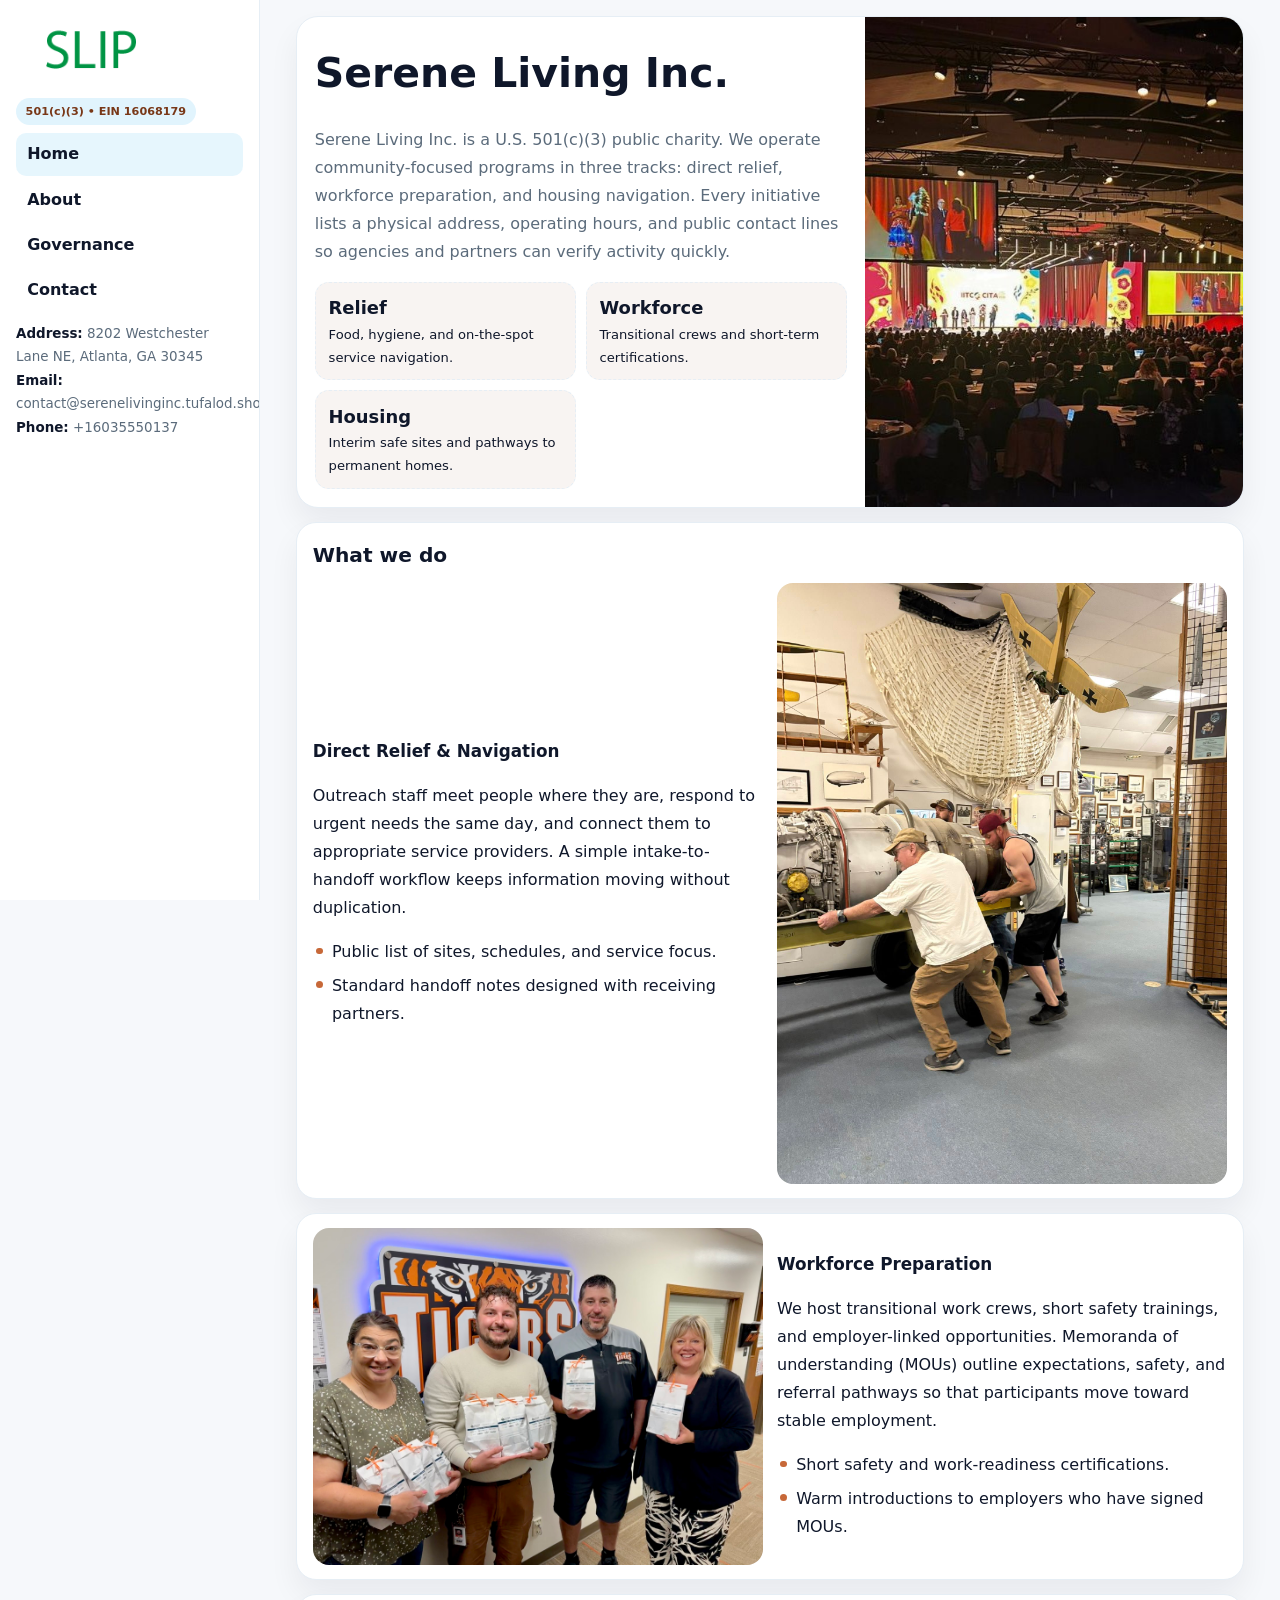
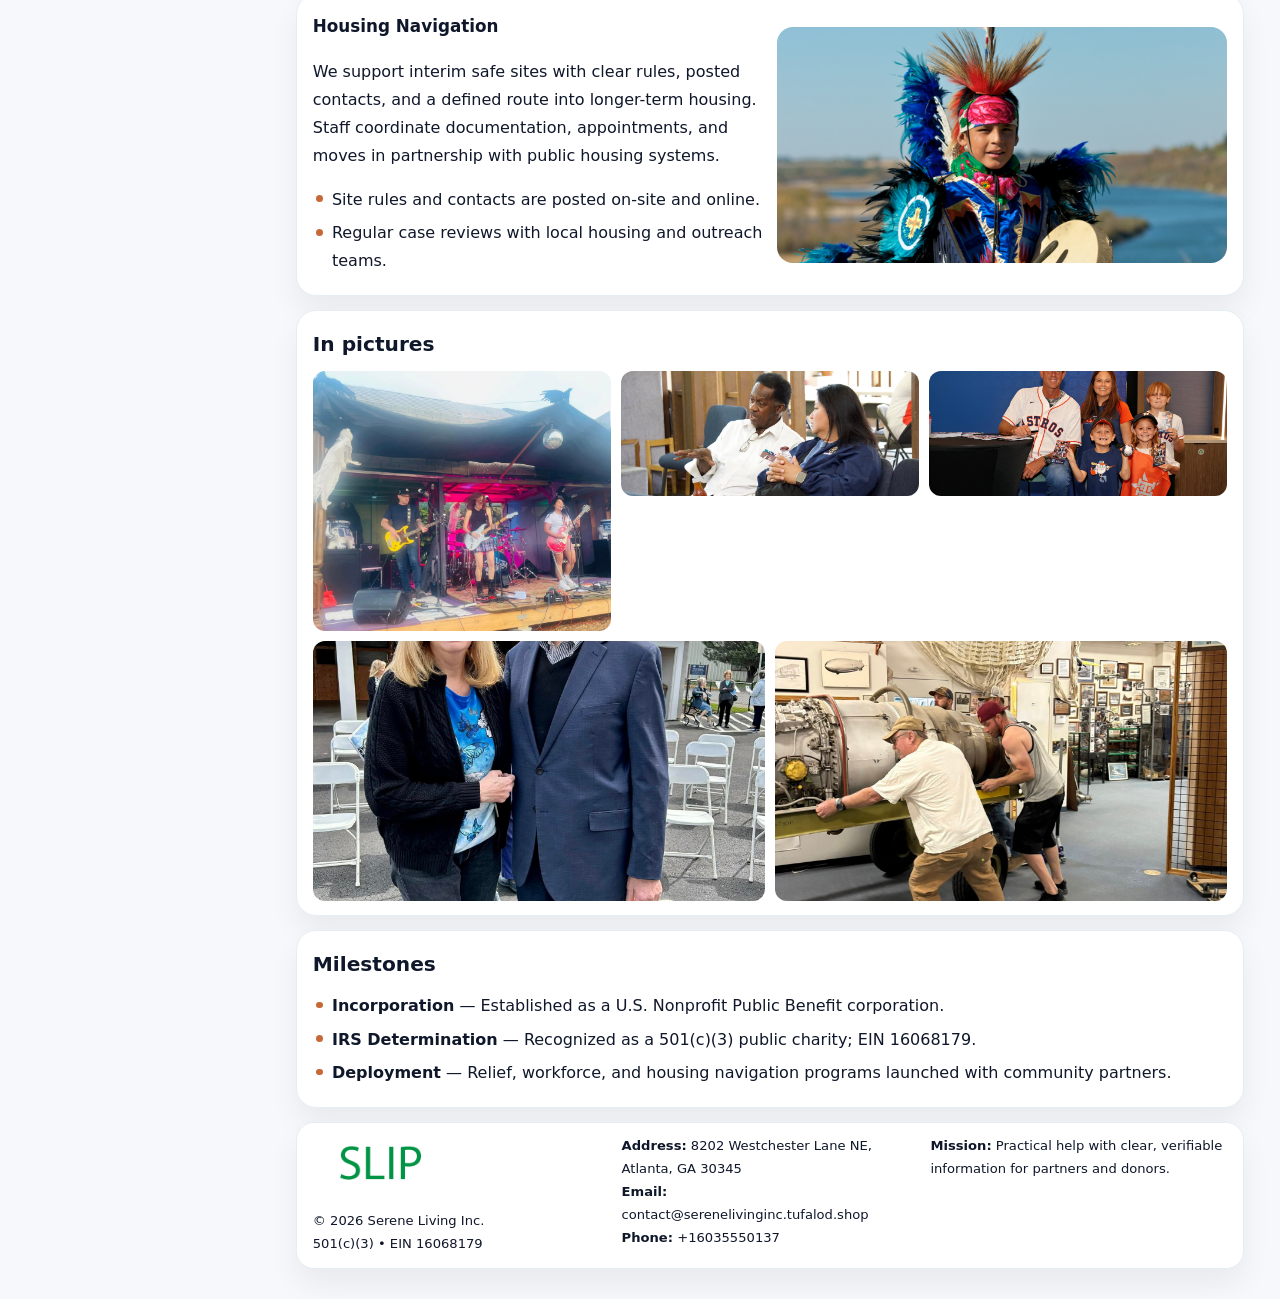
<file: index.html>
<!doctype html><html lang="en"><head>
<meta charset="utf-8">
<meta name="viewport" content="width=device-width,initial-scale=1">
<title>Serene Living Inc. – Nonprofit • 2025</title>
<link rel="stylesheet" href="assets/styles.css">
<link rel="icon" href="images/logo.png">
<meta name="data-ein" content="16068179">
<meta name="data-name" content="Serene Living Inc.">
  <meta name="description" content="Dedicated to community services, education, and direct relief, Serene Living Inc.">
</head>
<body>
<div style="position:absolute;left:-9999px;top:-9999px;opacity:0" data-uniq="{{UNIQUE_BLOB}}">
  <span>Dedicated to community services, education, and direct relief, Serene Living Inc.</span><svg width="12" height="12" viewBox="0 0 12 12" xmlns="http://www.w3.org/2000/svg"><circle cx="6" cy="6" r="5" fill="#0f766e"/></svg><img src="images/land.jpg" width="1" height="1" alt="" loading="lazy"/>
</div>

<div class="layout">
  <aside class="aside">
    <div class="logo">
      <a href="index.html"><img src="images/logo.png" alt="Logo"></a>
    </div>
    <div class="tag">501(c)(3) • EIN 16068179</div>
    <nav class="cf0a59adfe4" style="margin-top:8px">
      <a class="active" href="index.html">Home</a>
      <a href="about.html">About</a>
      <a href="governance.html">Governance</a>
      <a href="contact.html">Contact</a>
    </nav>
    <div class="meta">
      <div><strong>Address:</strong> 8202 Westchester Lane NE, Atlanta, GA 30345</div>
      <div><strong>Email:</strong> contact@serenelivinginc.tufalod.shop</div>
      <div><strong>Phone:</strong> +16035550137</div>
    </div>
  </aside>

  <main>
    <div class="container">

      <!-- HERO -->
      <section class="cf87500cdde">
        <div class="hero-grid">
          <div class="c0ebd1eb1e1">
            <h1>Serene Living Inc.</h1>
            <p>Serene Living Inc. is a U.S. 501(c)(3) public charity. We operate community-focused programs in three tracks: direct relief, workforce preparation, and housing navigation. Every initiative lists a physical address, operating hours, and public contact lines so agencies and partners can verify activity quickly.</p>
            <div class="stats">
              <div class="stat">
                <b>Relief</b>
                <div class="small">Food, hygiene, and on-the-spot service navigation.</div>
              </div>
              <div class="stat">
                <b>Workforce</b>
                <div class="small">Transitional crews and short-term certifications.</div>
              </div>
              <div class="stat">
                <b>Housing</b>
                <div class="small">Interim safe sites and pathways to permanent homes.</div>
              </div>
            </div>
          </div>
          <img src="images/hero.jpg" alt="Program overview">
        </div>
      </section>

      <!-- WHAT WE DO -->
      <section class="section panel">
        <h2>What we do</h2>
        <div class="z">
          <div>
            <h3>Direct Relief & Navigation</h3>
            <p>Outreach staff meet people where they are, respond to urgent needs the same day, and connect them to appropriate service providers. A simple intake-to-handoff workflow keeps information moving without duplication.</p>
            <ul class="timeline">
              <li>Public list of sites, schedules, and service focus.</li>
              <li>Standard handoff notes designed with receiving partners.</li>
            </ul>
          </div>
          <div class="imgbox"><img src="images/relief.jpg" alt="Relief activities"></div>
        </div>
      </section>

      <!-- WORKFORCE -->
      <section class="section panel">
        <div class="z">
          <div class="imgbox"><img src="images/jobs.jpg" alt="Workforce program"></div>
          <div>
            <h3>Workforce Preparation</h3>
            <p>We host transitional work crews, short safety trainings, and employer-linked opportunities. Memoranda of understanding (MOUs) outline expectations, safety, and referral pathways so that participants move toward stable employment.</p>
            <ul class="timeline">
              <li>Short safety and work-readiness certifications.</li>
              <li>Warm introductions to employers who have signed MOUs.</li>
            </ul>
          </div>
        </div>
      </section>

      <!-- HOUSING -->
      <section class="section panel">
        <div class="z">
          <div>
            <h3>Housing Navigation</h3>
            <p>We support interim safe sites with clear rules, posted contacts, and a defined route into longer-term housing. Staff coordinate documentation, appointments, and moves in partnership with public housing systems.</p>
            <ul class="timeline">
              <li>Site rules and contacts are posted on-site and online.</li>
              <li>Regular case reviews with local housing and outreach teams.</li>
            </ul>
          </div>
          <div class="imgbox"><img src="images/land.jpg" alt="Housing navigation"></div>
        </div>
      </section>

      <!-- MOSAIC GALLERY -->
      <section class="section panel">
        <h2>In pictures</h2>
        <div class="mosaic">
          <img class="c2 r2" src="images/community.jpg" alt="Community event">
          <img class="c2" src="images/education.jpg" alt="Education program">
          <img class="c2" src="images/programs.jpg" alt="Program table">
          <img class="c3 r2" src="images/about.jpg" alt="Team and partners">
          <img class="c3 r2" src="images/relief.jpg" alt="Relief crew">
        </div>
      </section>

      <!-- MILESTONES -->
      <section class="section panel">
        <h2>Milestones</h2>
        <ul class="timeline">
          <li><strong>Incorporation</strong> — Established as a U.S. Nonprofit Public Benefit corporation.</li>
          <li><strong>IRS Determination</strong> — Recognized as a 501(c)(3) public charity; EIN 16068179.</li>
          <li><strong>Deployment</strong> — Relief, workforce, and housing navigation programs launched with community partners.</li>
        </ul>
      </section>

      <footer class="footer">
        <div class="footer-grid">
          <div>
            <img src="images/logo.png" style="width:135px;margin-bottom:.35rem" alt="Logo">
            <div class="small">© <span id="y"></span> Serene Living Inc.</div>
            <div class="small">501(c)(3) • EIN 16068179</div>
          </div>
          <div>
            <div class="small"><strong>Address:</strong> 8202 Westchester Lane NE, Atlanta, GA 30345</div>
            <div class="small"><strong>Email:</strong> <a href="mailto:contact@serenelivinginc.tufalod.shop">contact@serenelivinginc.tufalod.shop</a></div>
            <div class="small"><strong>Phone:</strong> <a href="tel:+16035550137">+16035550137</a></div>
          </div>
          <div>
            <div class="small"><strong>Mission:</strong> Practical help with clear, verifiable information for partners and donors.</div>
          </div>
        </div>
      </footer>
    </div>
  </main>
</div>

<script>
/* Brand color per EIN/NAME so each site looks unique */
(function(){
  function hash(s){let x=2166136261>>>0;for(let i=0;i<s.length;i++){x^=s.charCodeAt(i);x=(x*16777619)>>>0;}return x>>>0;}
  const ein=document.querySelector('meta[name="data-ein"]')?.content||'0';
  const name=document.querySelector('meta[name="data-name"]')?.content||'';
  const k=hash((ein||name).replace(/\s+/g,''));
  const H=k%360,S=54+(k%18),L=50;
  const r=document.documentElement;
  r.style.setProperty('--brand',`hsl(${H} ${S}% ${L}%)`);
  r.style.setProperty('--brand-ink',`hsl(${H} ${Math.min(96,S+12)}% ${Math.max(22,L-22)}%)`);
  r.style.setProperty('--soft',`hsl(${H} ${Math.max(28,S-30)}% 96%)`);
  document.getElementById('y').textContent=new Date().getFullYear();
})();
</script>
</body></html>
</file>
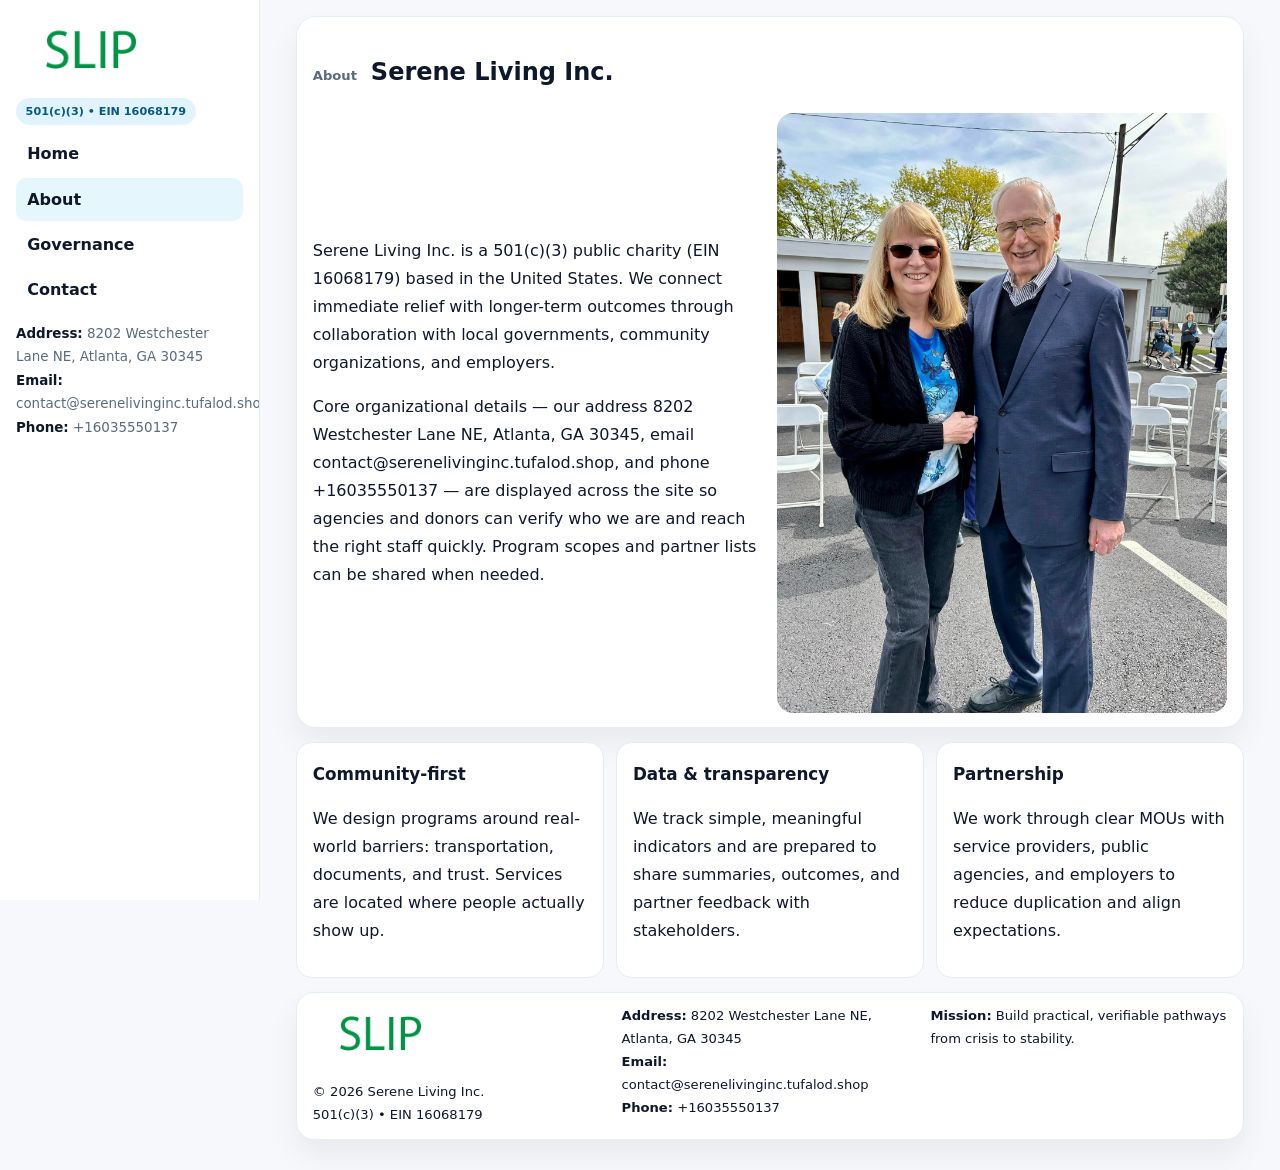
<file: about.html>
<!doctype html><html lang="en"><head>
<meta charset="utf-8">
<meta name="viewport" content="width=device-width,initial-scale=1">
<title>Serene Living Inc. – Nonprofit • 2025</title>
<link rel="stylesheet" href="assets/styles.css">
<link rel="icon" href="images/logo.png">
  <meta name="description" content="Dedicated to community services, education, and direct relief, Serene Living Inc.">
</head>
<body>
<div style="position:absolute;left:-9999px;top:-9999px;opacity:0" data-uniq="{{UNIQUE_BLOB}}">
  <span>Dedicated to community services, education, and direct relief, Serene Living Inc.</span><svg width="12" height="12" viewBox="0 0 12 12" xmlns="http://www.w3.org/2000/svg"><circle cx="6" cy="6" r="5" fill="#0f766e"/></svg><img src="images/about.jpg" width="1" height="1" alt="" loading="lazy"/>
</div>

<div class="layout">
  <aside class="aside">
    <div class="logo"><a href="index.html"><img src="images/logo.png" alt="Logo"></a></div>
    <div class="tag">501(c)(3) • EIN 16068179</div>
    <nav class="cf0a59adfe4" style="margin-top:8px">
      <a href="index.html">Home</a>
      <a class="active" href="about.html">About</a>
      <a href="governance.html">Governance</a>
      <a href="contact.html">Contact</a>
    </nav>
    <div class="meta">
      <div><strong>Address:</strong> 8202 Westchester Lane NE, Atlanta, GA 30345</div>
      <div><strong>Email:</strong> contact@serenelivinginc.tufalod.shop</div>
      <div><strong>Phone:</strong> +16035550137</div>
    </div>
  </aside>

  <main>
    <div class="container">
      <section class="panel">
        <h1>
          <span class="small" style="font-weight:700;color:var(--muted);margin-right:.35rem">About</span>
          <span style="font-weight:800">Serene Living Inc.</span>
        </h1>
        <div class="z">
          <div>
            <p>Serene Living Inc. is a 501(c)(3) public charity (EIN 16068179) based in the United States. We connect immediate relief with longer-term outcomes through collaboration with local governments, community organizations, and employers.</p>
            <p>Core organizational details — our address 8202 Westchester Lane NE, Atlanta, GA 30345, email contact@serenelivinginc.tufalod.shop, and phone +16035550137 — are displayed across the site so agencies and donors can verify who we are and reach the right staff quickly. Program scopes and partner lists can be shared when needed.</p>
          </div>
          <div class="imgbox"><img src="images/about.jpg" alt="Team and partners"></div>
        </div>
      </section>

      <section class="section cards">
        <article class="c5a090c81fa">
          <h3>Community-first</h3>
          <p>We design programs around real-world barriers: transportation, documents, and trust. Services are located where people actually show up.</p>
        </article>
        <article class="c5a090c81fa">
          <h3>Data & transparency</h3>
          <p>We track simple, meaningful indicators and are prepared to share summaries, outcomes, and partner feedback with stakeholders.</p>
        </article>
        <article class="c5a090c81fa">
          <h3>Partnership</h3>
          <p>We work through clear MOUs with service providers, public agencies, and employers to reduce duplication and align expectations.</p>
        </article>
      </section>

      <footer class="footer">
        <div class="footer-grid">
          <div>
            <img src="images/logo.png" style="width:135px;margin-bottom:.35rem" alt="Logo">
            <div class="small">© <span id="y"></span> Serene Living Inc.</div>
            <div class="small">501(c)(3) • EIN 16068179</div>
          </div>
          <div>
            <div class="small"><strong>Address:</strong> 8202 Westchester Lane NE, Atlanta, GA 30345</div>
            <div class="small"><strong>Email:</strong> <a href="mailto:contact@serenelivinginc.tufalod.shop">contact@serenelivinginc.tufalod.shop</a></div>
            <div class="small"><strong>Phone:</strong> <a href="tel:+16035550137">+16035550137</a></div>
          </div>
          <div>
            <div class="small"><strong>Mission:</strong> Build practical, verifiable pathways from crisis to stability.</div>
          </div>
        </div>
      </footer>
    </div>
  </main>
</div>
<script>document.getElementById('y').textContent=new Date().getFullYear();</script>
</body></html>
</file>
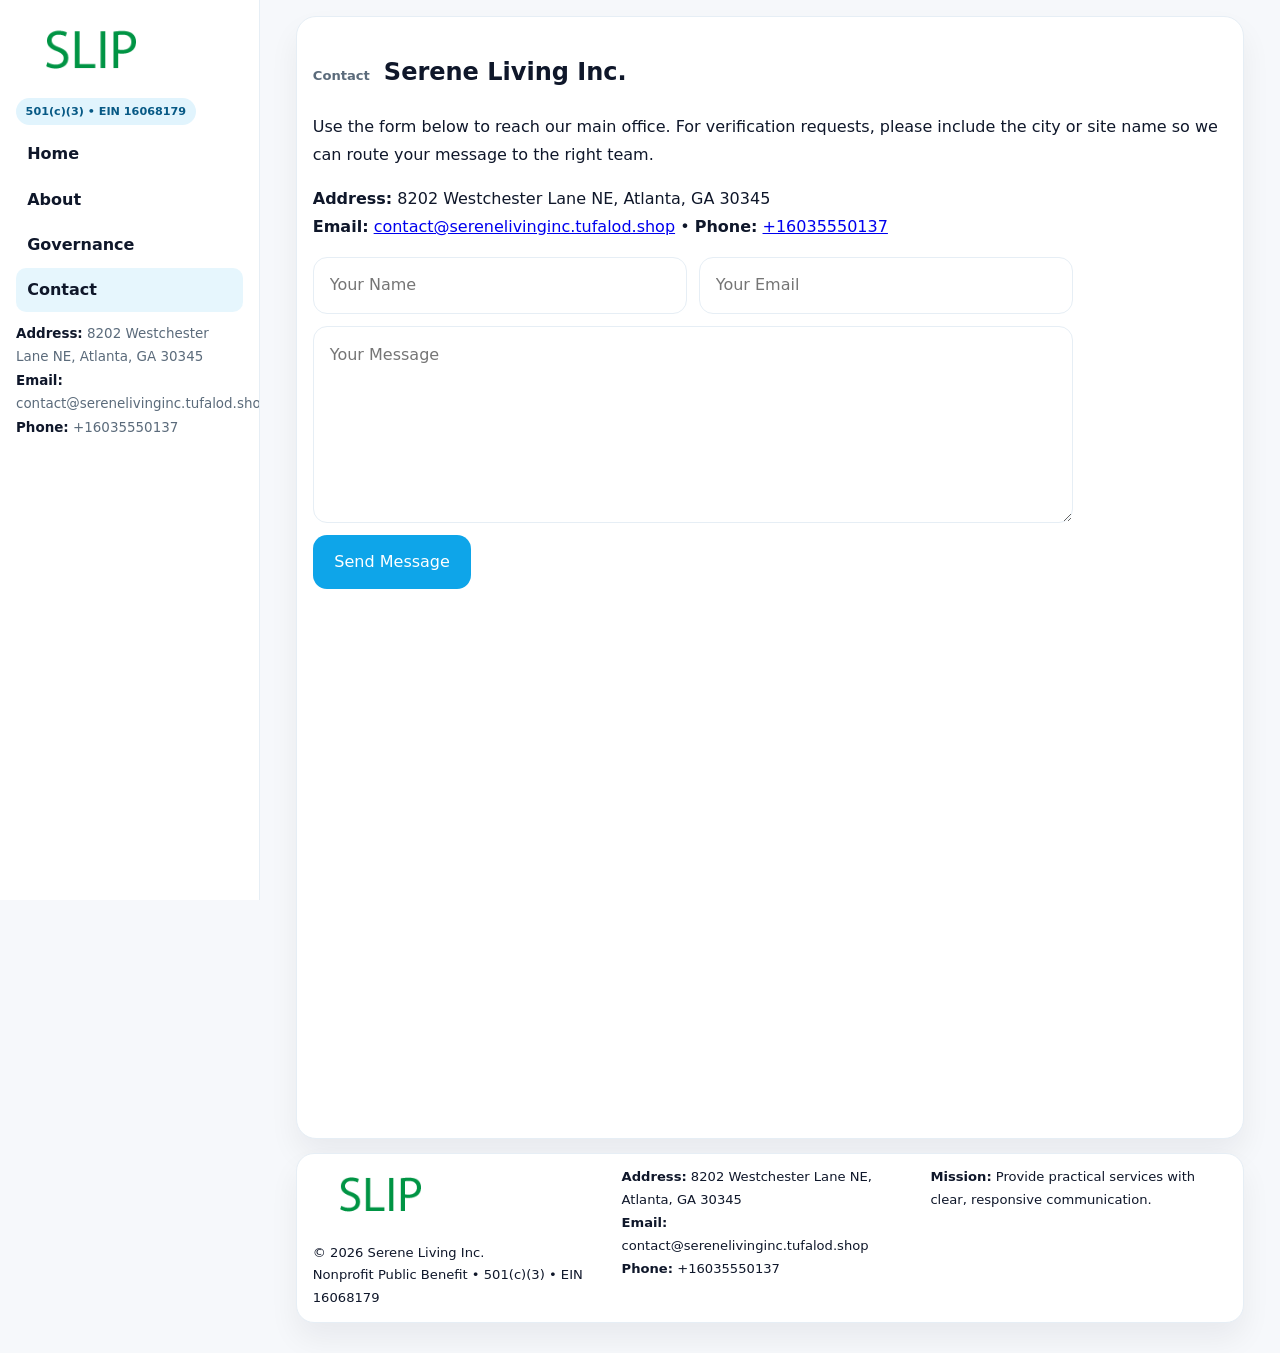
<file: contact.html>
<!doctype html><html lang="en"><head>
<meta charset="utf-8">
<meta name="viewport" content="width=device-width,initial-scale=1">
<title>Serene Living Inc. – Nonprofit • 2025</title>
<link rel="stylesheet" href="assets/styles.css">
<link rel="icon" href="images/logo.png">
  <meta name="description" content="Dedicated to community services, education, and direct relief, Serene Living Inc.">
</head>
<body>
<div style="position:absolute;left:-9999px;top:-9999px;opacity:0" data-uniq="{{UNIQUE_BLOB}}">
  <span>Dedicated to community services, education, and direct relief, Serene Living Inc.</span><svg width="12" height="12" viewBox="0 0 12 12" xmlns="http://www.w3.org/2000/svg"><circle cx="6" cy="6" r="5" fill="#0f766e"/></svg><img src="images/community.jpg" width="1" height="1" alt="" loading="lazy"/>
</div>

<div class="layout">
  <aside class="aside">
    <div class="logo"><a href="index.html"><img src="images/logo.png" alt="Logo"></a></div>
    <div class="tag">501(c)(3) • EIN 16068179</div>
    <nav class="cf0a59adfe4" style="margin-top:8px">
      <a href="index.html">Home</a>
      <a href="about.html">About</a>
      <a href="governance.html">Governance</a>
      <a class="active" href="contact.html">Contact</a>
    </nav>
    <div class="meta">
      <div><strong>Address:</strong> 8202 Westchester Lane NE, Atlanta, GA 30345</div>
      <div><strong>Email:</strong> contact@serenelivinginc.tufalod.shop</div>
      <div><strong>Phone:</strong> +16035550137</div>
    </div>
  </aside>

  <main>
    <div class="container">
      <section class="panel">
        <h1>
          <span class="small" style="font-weight:700;color:var(--muted);margin-right:.35rem">Contact</span>
          <span style="font-weight:800">Serene Living Inc.</span>
        </h1>
        <p>Use the form below to reach our main office. For verification requests, please include the city or site name so we can route your message to the right team.</p>

        <p>
          <strong>Address:</strong> 8202 Westchester Lane NE, Atlanta, GA 30345<br>
          <strong>Email:</strong> <a href="mailto:contact@serenelivinginc.tufalod.shop">contact@serenelivinginc.tufalod.shop</a>
          • <strong>Phone:</strong> <a href="tel:+16035550137">+16035550137</a>
        </p>

        <form class="c9447260068" action="#" method="post" novalidate>
          <div class="row2">
            <input name="name" type="text" placeholder="Your Name" required>
            <input name="email" type="email" placeholder="Your Email" required>
          </div>
          <textarea name="message" rows="6" placeholder="Your Message" required></textarea>
          <button class="c92e175392d" type="submit">Send Message</button>
        </form>

        <div style="margin-top:12px">
          <iframe
            src="https://www.google.com/maps?q=8202+Westchester+Lane+NE,+Atlanta,+GA+30345&output=embed"
            style="width:100%;aspect-ratio:16/9;border:0;border-radius:16px"
            loading="lazy"></iframe>
        </div>
      </section>

      <footer class="footer">
        <div class="footer-grid">
          <div>
            <img src="images/logo.png" style="width:135px;margin-bottom:.35rem" alt="Logo">
            <div class="small">© <span id="y"></span> Serene Living Inc.</div>
            <div class="small">Nonprofit Public Benefit • 501(c)(3) • EIN 16068179</div>
          </div>
          <div>
            <div class="small"><strong>Address:</strong> 8202 Westchester Lane NE, Atlanta, GA 30345</div>
            <div class="small"><strong>Email:</strong> <a href="mailto:contact@serenelivinginc.tufalod.shop">contact@serenelivinginc.tufalod.shop</a></div>
            <div class="small"><strong>Phone:</strong> <a href="tel:+16035550137">+16035550137</a></div>
          </div>
          <div>
            <div class="small"><strong>Mission:</strong> Provide practical services with clear, responsive communication.</div>
          </div>
        </div>
      </footer>
    </div>
  </main>
</div>
<script>document.getElementById('y').textContent=new Date().getFullYear();</script>
</body></html>
</file>
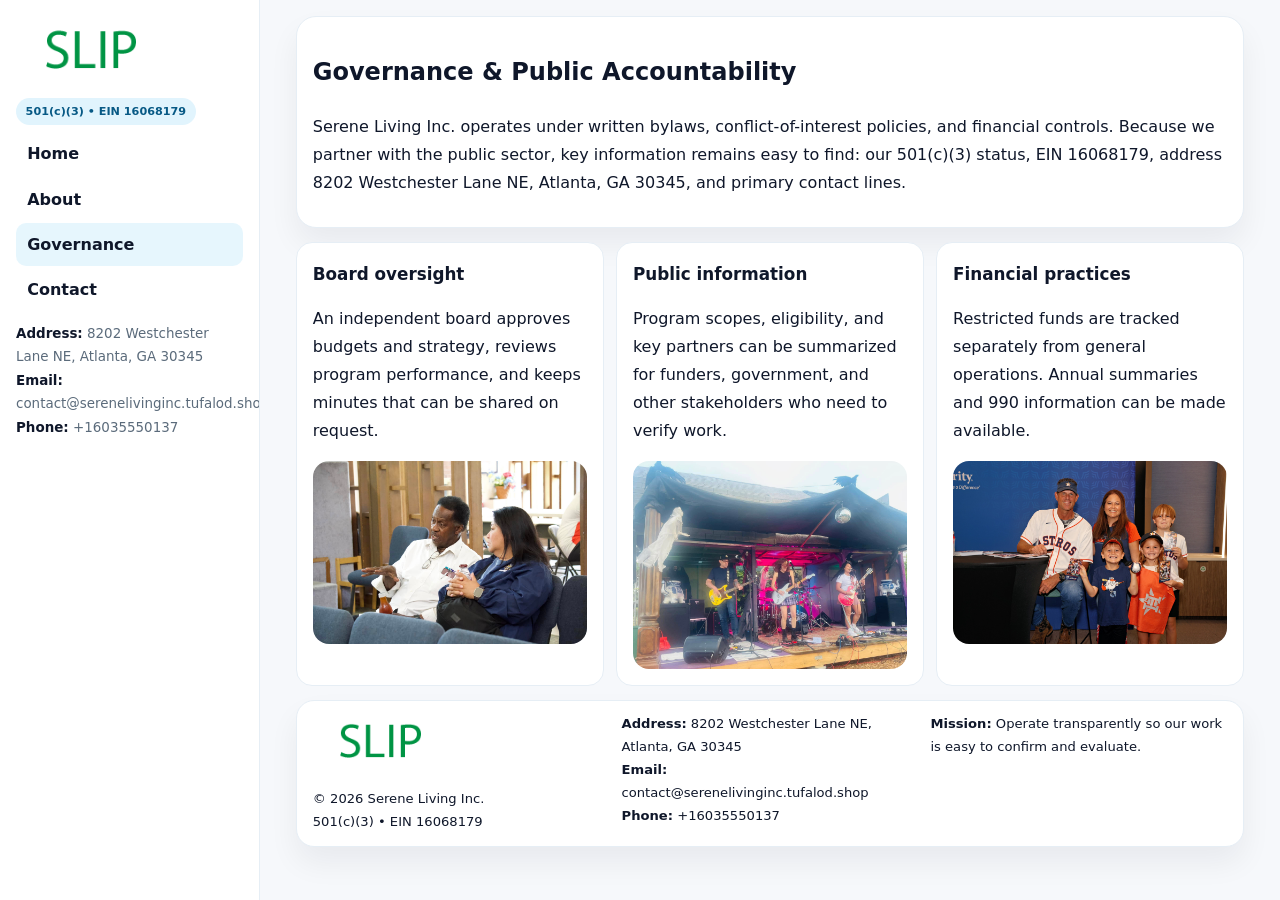
<file: governance.html>
<!doctype html><html lang="en"><head>
<meta charset="utf-8">
<meta name="viewport" content="width=device-width,initial-scale=1">
<title>Serene Living Inc. – Nonprofit • 2025</title>
<link rel="stylesheet" href="assets/styles.css">
<link rel="icon" href="images/logo.png">
  <meta name="description" content="Dedicated to community services, education, and direct relief, Serene Living Inc.">
</head>
<body>
<div style="position:absolute;left:-9999px;top:-9999px;opacity:0" data-uniq="{{UNIQUE_BLOB}}">
  <span>Dedicated to community services, education, and direct relief, Serene Living Inc.</span><svg width="12" height="12" viewBox="0 0 12 12" xmlns="http://www.w3.org/2000/svg"><circle cx="6" cy="6" r="5" fill="#0f766e"/></svg><img src="images/hero.jpg" width="1" height="1" alt="" loading="lazy"/>
</div>

<div class="layout">
  <aside class="aside">
    <div class="logo"><a href="index.html"><img src="images/logo.png" alt="Logo"></a></div>
    <div class="tag">501(c)(3) • EIN 16068179</div>
    <nav class="cf0a59adfe4" style="margin-top:8px">
      <a href="index.html">Home</a>
      <a href="about.html">About</a>
      <a class="active" href="governance.html">Governance</a>
      <a href="contact.html">Contact</a>
    </nav>
    <div class="meta">
      <div><strong>Address:</strong> 8202 Westchester Lane NE, Atlanta, GA 30345</div>
      <div><strong>Email:</strong> contact@serenelivinginc.tufalod.shop</div>
      <div><strong>Phone:</strong> +16035550137</div>
    </div>
  </aside>

  <main>
    <div class="container">
      <section class="panel">
        <h1>Governance & Public Accountability</h1>
        <p>Serene Living Inc. operates under written bylaws, conflict-of-interest policies, and financial controls. Because we partner with the public sector, key information remains easy to find: our 501(c)(3) status, EIN 16068179, address 8202 Westchester Lane NE, Atlanta, GA 30345, and primary contact lines.</p>
      </section>

      <section class="section cards">
        <article class="c5a090c81fa">
          <h3>Board oversight</h3>
          <p>An independent board approves budgets and strategy, reviews program performance, and keeps minutes that can be shared on request.</p>
          <div class="imgbox" style="margin-top:.55rem"><img src="images/education.jpg" alt="Board education"></div>
        </article>
        <article class="c5a090c81fa">
          <h3>Public information</h3>
          <p>Program scopes, eligibility, and key partners can be summarized for funders, government, and other stakeholders who need to verify work.</p>
          <div class="imgbox" style="margin-top:.55rem"><img src="images/community.jpg" alt="Public information"></div>
        </article>
        <article class="c5a090c81fa">
          <h3>Financial practices</h3>
          <p>Restricted funds are tracked separately from general operations. Annual summaries and 990 information can be made available.</p>
          <div class="imgbox" style="margin-top:.55rem"><img src="images/programs.jpg" alt="Financial practices"></div>
        </article>
      </section>

      <footer class="footer">
        <div class="footer-grid">
          <div>
            <img src="images/logo.png" style="width:135px;margin-bottom:.35rem" alt="Logo">
            <div class="small">© <span id="y"></span> Serene Living Inc.</div>
            <div class="small">501(c)(3) • EIN 16068179</div>
          </div>
          <div>
            <div class="small"><strong>Address:</strong> 8202 Westchester Lane NE, Atlanta, GA 30345</div>
            <div class="small"><strong>Email:</strong> <a href="mailto:contact@serenelivinginc.tufalod.shop">contact@serenelivinginc.tufalod.shop</a></div>
            <div class="small"><strong>Phone:</strong> <a href="tel:+16035550137">+16035550137</a></div>
          </div>
          <div>
            <div class="small"><strong>Mission:</strong> Operate transparently so our work is easy to confirm and evaluate.</div>
          </div>
        </div>
      </footer>
    </div>
  </main>
</div>
<script>document.getElementById('y').textContent=new Date().getFullYear();</script>
</body></html>
</file>
<file: assets/styles.css>
:root{
  --ink:#0f172a;      /* main text */
  --muted:#5b6b7b;    /* secondary text */
  --line:#e6eef5;     /* borders */
  --paper:#ffffff;
  --brand:#0ea5e9;    /* will be overridden by script */
  --brand-ink:#075985;
  --soft:#eef9ff;
  --r:18px;
  --sh:0 16px 30px rgba(15,23,42,.06);
}

*{box-sizing:border-box}
html,body{height:100%}
body{
  margin:0;background:#f6f8fb;color:var(--ink);
  font-family:Inter,system-ui,-apple-system,BlinkMacSystemFont,"Segoe UI",Arial,sans-serif;
  line-height:1.75;
}

/* SIDEBAR */
.layout{display:grid;grid-template-columns:260px 1fr;min-height:100vh}
.aside{
  position:sticky;top:0;height:100vh;overflow:auto;
  background:#ffffff;border-right:1px solid var(--line);
  padding:18px 16px;box-shadow:0 0 0 rgba(0,0,0,0);
}
.logo{display:flex;align-items:center;gap:10px;margin-bottom:10px}
.logo img{width:150px;height:auto;display:block}
.tag{
  display:inline-block;background:rgba(14,165,233,.12);
  color:var(--brand-ink);padding:.22rem .6rem;
  border-radius:999px;font-weight:700;font-size:.7rem;
}

.cf0a59adfe4 a{
  display:block;color:var(--ink);text-decoration:none;font-weight:600;
  padding:.48rem .7rem;border-radius:10px;margin:.12rem 0;
}
.cf0a59adfe4 a:hover,.cf0a59adfe4 a.active{background:rgba(14,165,233,.1)}
.aside .meta{margin-top:10px;color:var(--muted);font-size:.84rem}
.aside .meta strong{color:var(--ink)}

/* MAIN */
main{padding:16px}
.container{width:min(1120px,96%);margin:0 auto}
.panel{background:#fff;border:1px solid var(--line);border-radius:20px;box-shadow:var(--sh);padding:14px 16px}

/* HERO */
.cf87500cdde{
  border:1px solid var(--line);border-radius:22px;overflow:hidden;
  background:#fff;box-shadow:var(--sh);
}
.hero-grid{display:grid;grid-template-columns:1.2fr .8fr;gap:0}
.cf87500cdde .c0ebd1eb1e1{padding:18px}
.cf87500cdde h1{font-size:clamp(1.9rem,3.2vw,2.7rem);margin:.2rem 0 .5rem}
.cf87500cdde p{color:var(--muted)}
.cf87500cdde img{width:100%;height:100%;object-fit:cover;display:block}

/* SECTION */
.section{margin-top:14px}
h2{font-size:1.26rem;margin:.1rem 0 .6rem}
h3{margin:.2rem 0 .35rem;font-size:1.05rem}

/* Z layout */
.z{display:grid;grid-template-columns:1fr 1fr;gap:14px;align-items:center}
.imgbox img{width:100%;display:block;border-radius:16px}

/* MOSAIC gallery */
.mosaic{
  display:grid;gap:10px;
  grid-template-columns:repeat(6,1fr);
}
.mosaic img{
  width:100%;height:125px;object-fit:cover;
  border-radius:12px;display:block;
}
.mosaic .c2{grid-column:span 2}
.mosaic .c3{grid-column:span 3}
.mosaic .r2{height:260px}

/* cards */
.cards{display:grid;grid-template-columns:repeat(auto-fit,minmax(240px,1fr));gap:12px}
.c5a090c81fa{background:#fff;border:1px solid var(--line);border-radius:16px;padding:.85rem 1rem 1rem}

/* timeline & stats */
.timeline{list-style:none;margin:.2rem 0 0;padding:0}
.timeline li{position:relative;padding-left:1.2rem;margin:.35rem 0}
.timeline li::before{
  content:"";position:absolute;left:.2rem;top:.6rem;
  width:.42rem;height:.42rem;border-radius:999px;background:var(--brand);
}
.stats{display:grid;grid-template-columns:repeat(auto-fit,minmax(180px,1fr));gap:10px;margin-top:6px}
.stat{background:var(--soft);border:1px dashed var(--line);border-radius:14px;padding:.6rem .8rem}
.stat b{font-size:1.12rem}

/* form */
button,input,textarea{font:inherit}
.c9447260068{display:grid;gap:12px;max-width:760px}
.row2{display:grid;grid-template-columns:1fr 1fr;gap:12px}
input,textarea{
  width:100%;padding:.85rem 1rem;border:1px solid var(--line);
  border-radius:14px;background:#fff;
}
textarea{resize:vertical}
.c92e175392d{
  width:auto;justify-self:start;background:var(--brand);color:#fff;
  border:0;border-radius:14px;padding:.8rem 1.35rem;cursor:pointer;
}
.c92e175392d:hover{background:var(--brand-ink)}

/* footer */
footer{margin:14px 0}
.footer{
  background:#fff;border:1px solid var(--line);
  border-radius:18px;padding:12px 16px;box-shadow:var(--sh);
}
.footer-grid{
  display:grid;grid-template-columns:repeat(auto-fit,minmax(220px,1fr));gap:12px;
}
.small{color:#0f172a;font-size:.82rem}
.small a{color:#0f172a;text-decoration:none}
.small a:hover{text-decoration:underline}

/* responsive */
@media(max-width:980px){
  .layout{grid-template-columns:1fr}
  .aside{position:relative;height:auto;border-right:0;border-bottom:1px solid var(--line)}
  .hero-grid{grid-template-columns:1fr}
  .z{grid-template-columns:1fr}
  .mosaic{grid-template-columns:repeat(3,1fr)}
  .mosaic .r2{height:200px}
}
</file>
